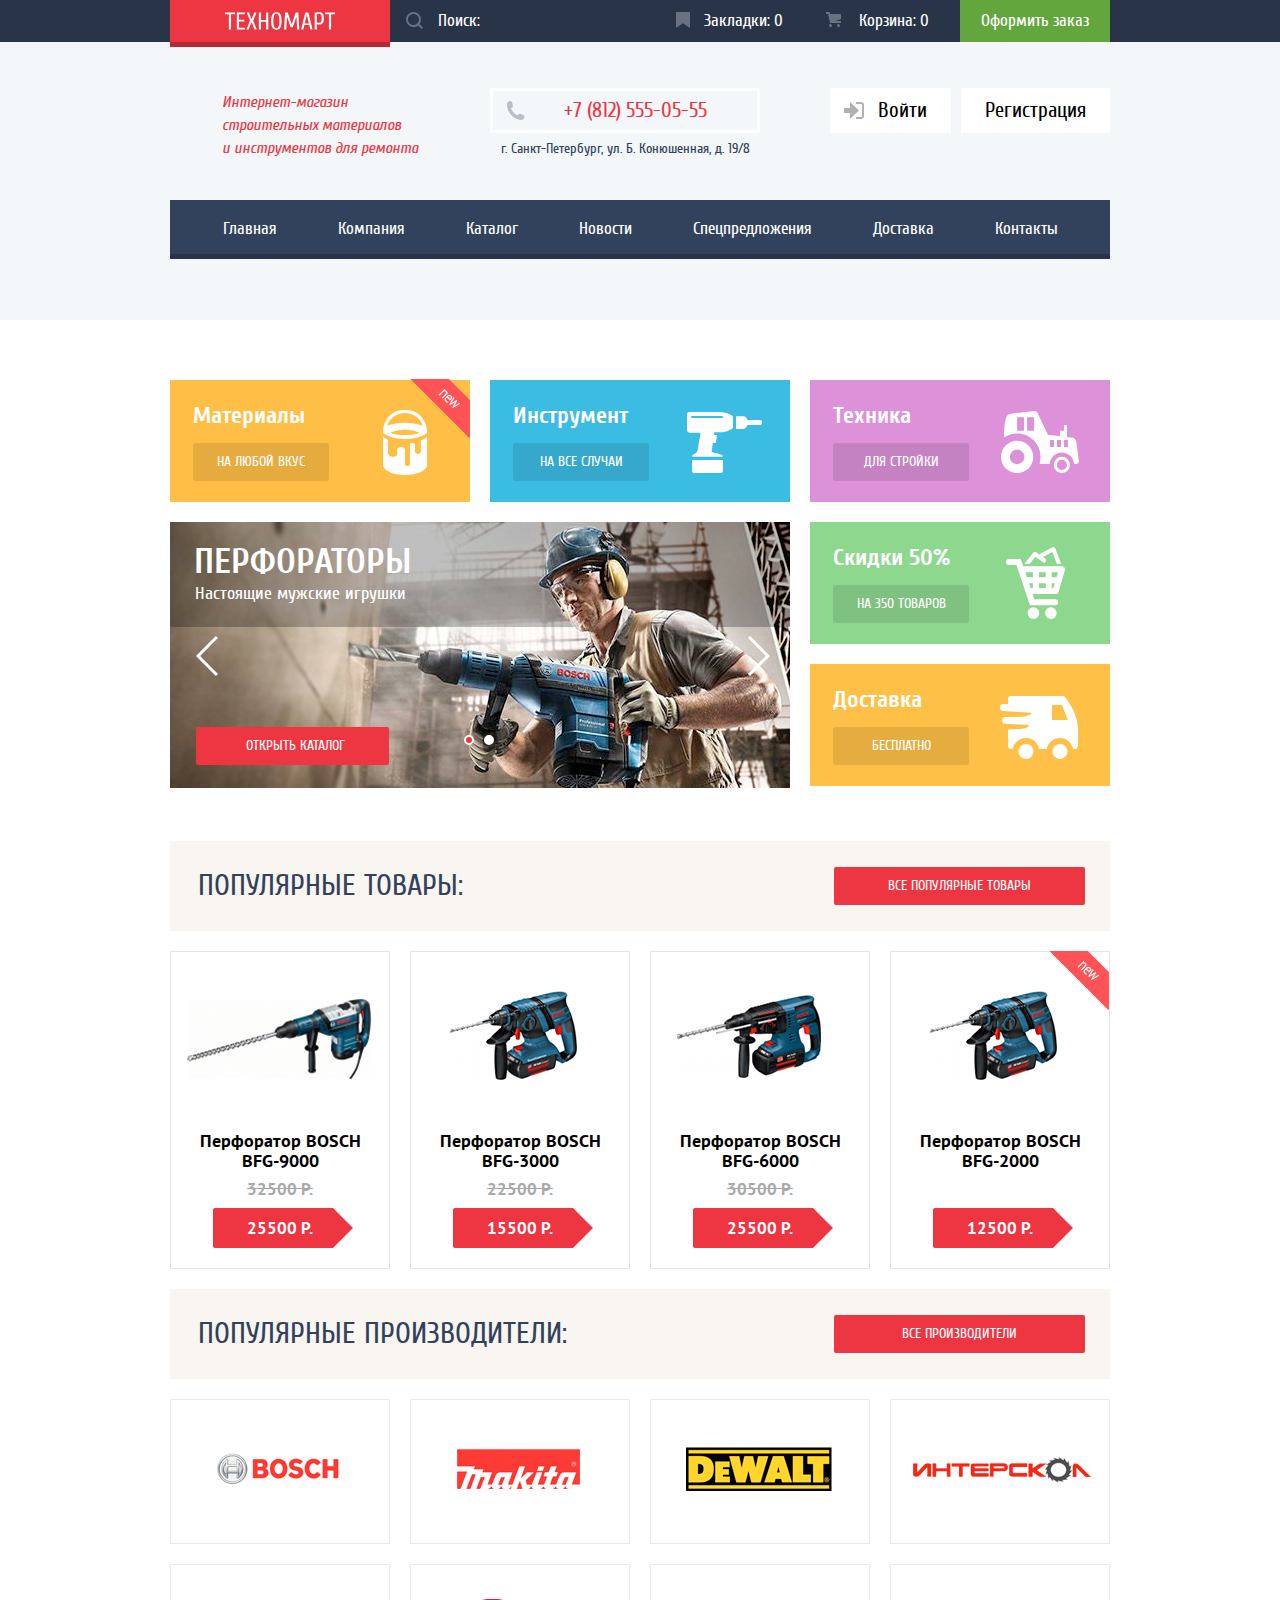
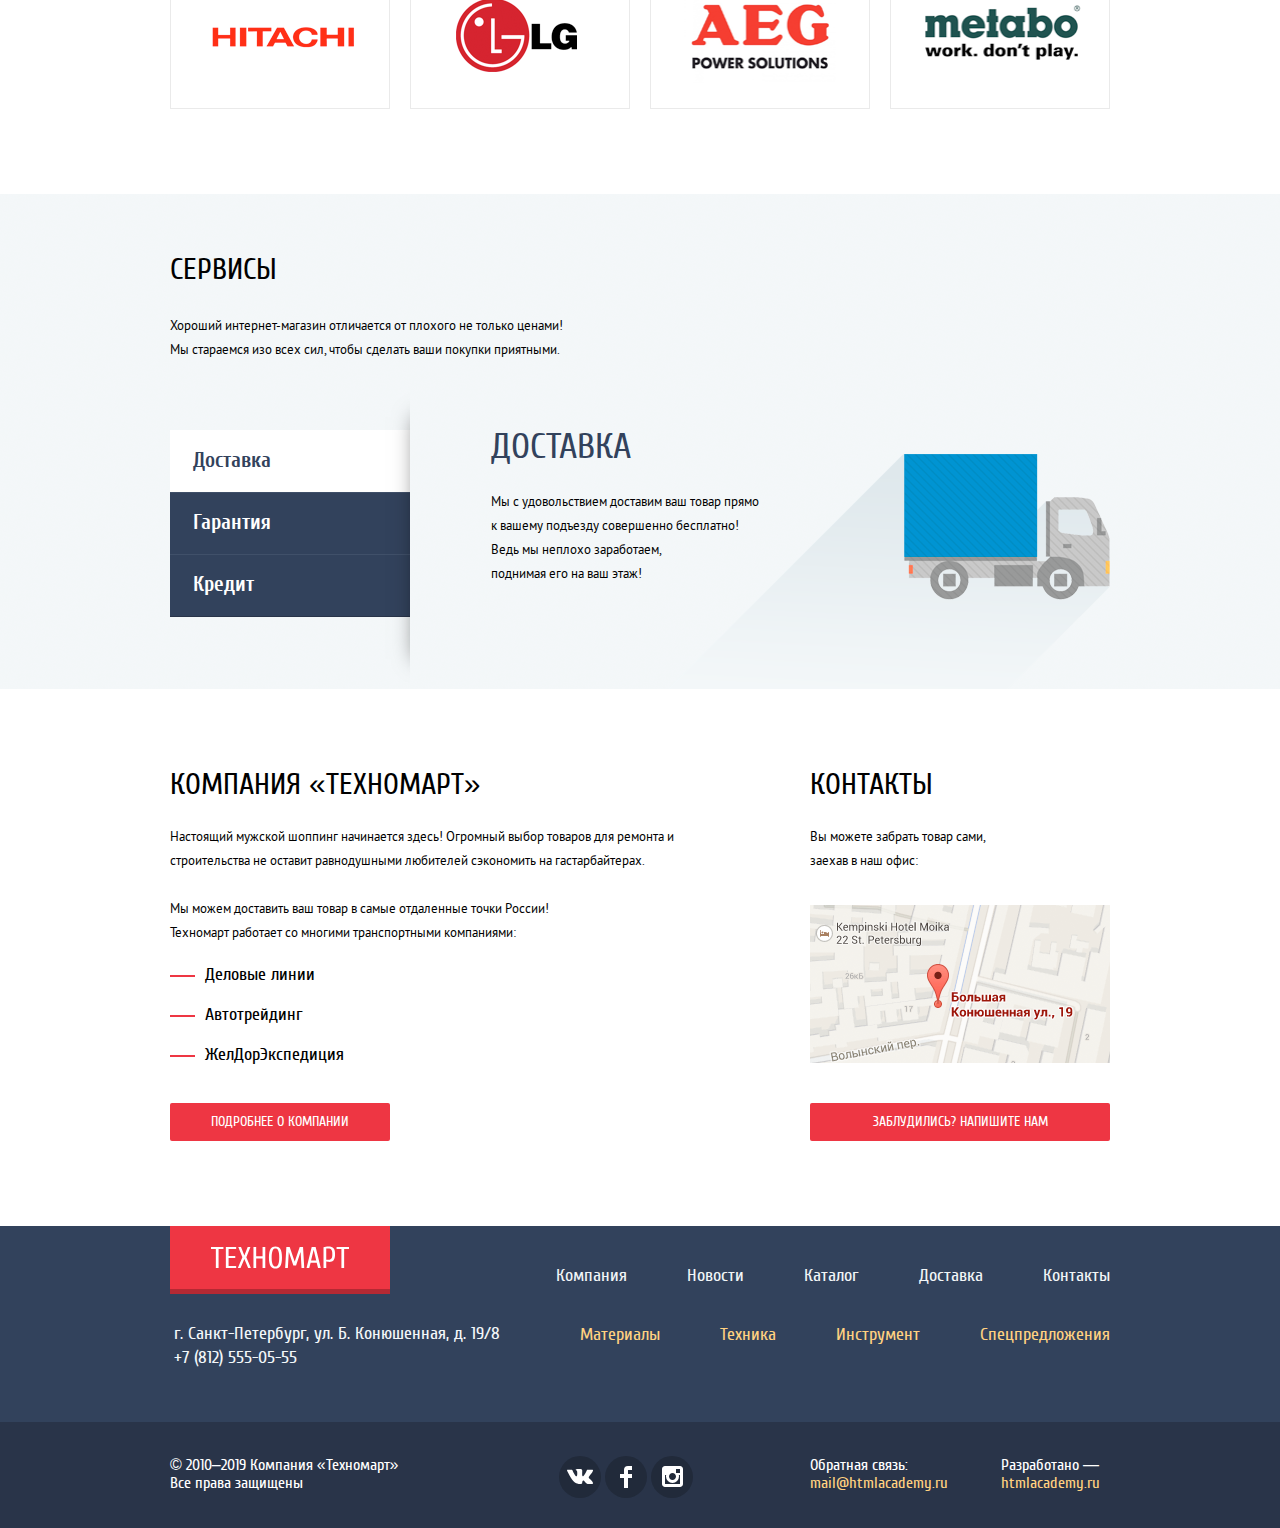
<file: index.html>
<!doctype html>
<html lang="ru">

<head>
  <meta charset="utf-8">
  <title>HTML Academy: Техномарт</title>
  <link rel="stylesheet" href="css/normalize.min.css">
  <link rel="stylesheet" href="css/style.min.css">
</head>

<body>
  <header class="header-box">
    <section class="logo-box">
      <div class="logo-container wrapper">
        <a class="logo-img">
          <img src="img/logo-technomart.svg" alt="Техномарт" width="110" height="20">
        </a>
        <form class="search-box" action="http://echo.htmlacademy.ru" method="post">
          <label for="search" class="visually-hidden">Поиск:</label>
          <input type="search" name="search" id="search" placeholder="Поиск:">
          <span class="search-loupe"></span>
        </form>
        <a href="#" class="btn-logo bookmarks">Закладки: 0</a>
        <a href="#" class="btn-logo cart">Корзина: 0</a>
        <a href="#" class="btn-logo order">Оформить заказ</a>
      </div>
    </section>

    <section class="contacts-login">
      <div class="contacts-container wrapper">
        <h1 class="title-header">Интернет-магазин строительных материалов и&nbsp;инструментов для ремонта</h1>
        <p>
          <a href="tel:+78125550555" class="phone">+7 (812) 555-05-55</a>
          г. Санкт-Петербург, ул. Б. Конюшенная, д. 19/8
        </p>
        <div class="login-box">
          <ul>
            <li><a href="#" class="btn-login login-icon">Войти</a></li>
            <li><a href="#" class="btn-login registration">Регистрация</a></li>
          </ul>
        </div>
      </div>
    </section>
    <div class="wrapper">
      <nav class="main-menu">
        <ul>
          <li><a>Главная</a></li>
          <li><a href="#">Компания</a></li>
          <li><a href="catalog.html">Каталог</a></li>
          <li><a href="#">Новости</a></li>
          <li><a href="#">Спецпредложения</a></li>
          <li><a href="#">Доставка</a></li>
          <li><a href="#">Контакты</a></li>
        </ul>
      </nav>
    </div>
  </header>
  <main>
    <section class="promo-block wrapper">
      <h2 class="visually-hidden">Промо блок</h2>
      <div class="promo-container">
        <div class="promo-item promo-materials item-new">
          <h3>Материалы</h3>
          <a href="#" class="btn-promo">На любой вкус</a>
        </div>
        <div class="promo-item promo-tool">
          <h3>Инструмент</h3>
          <a href="#" class="btn-promo">На все случаи</a>
        </div>
        <div class="promo-item promo-enginery">
          <h3>Техника</h3>
          <a href="#" class="btn-promo">Для стройки</a>
        </div>
      </div>
      <div class="promo-container">
        <div class="promo-slider">
          <input class="visually-hidden" type="radio" id="slide1" name="toggle" checked>
          <input class="visually-hidden" type="radio" id="slide2" name="toggle">
          <div class="slider-list">
            <div class="slider-item slide1">
              <img src="img/slider-perforator.jpg" alt="" width="620" height="266">
              <div class="title-slider">
                <h3>Перфораторы</h3>
                <p>Настоящие мужские игрушки</p>
              </div>
              <a href="catalog.html" class="button button-catalog">Открыть каталог</a>
            </div>
            <div class="slider-item slide2">
              <img src="img/slider-drill.jpg" alt="" width="620" height="266">
              <div class="title-slider">
                <h3>Дрели</h3>
                <p>Соседям на радость!</p>
              </div>
              <a href="catalog.html" class="button button-catalog">Открыть каталог</a>
            </div>
          </div>
          <div class="slider-controls">
            <label for="slide1" aria-label="Первый" tabindex="0"></label>
            <label for="slide2" aria-label="Второй" tabindex="0"></label>
          </div>
          <button class="btn-slider button-prev" aria-label="Назад"></button>
          <button class="btn-slider button-next" aria-label="Вперед"></button>
        </div>
        <div class="promo-item-right">
          <div class="promo-item promo-sale">
            <h3>Скидки 50%</h3>
            <a href="#" class="btn-promo">На 350 товаров</a>
          </div>
          <div class="promo-item promo-delivery">
            <h3>Доставка</h3>
            <a href="#" class="btn-promo">Бесплатно</a>
          </div>
        </div>
      </div>
    </section>

    <section class="popular-goods wrapper">
      <div class="title">
        <h2>Популярные товары:</h2>
        <a href="#" class="button">Все популярные товары</a>
      </div>
      <ul class="catalor-container">
        <li class="catalog-item">
          <div class="catalog-hover">
            <img src="img/bosch9000.jpg" width="218" height="170" alt="bosch">
            <div class="button-hover">
              <a href="#" class="btn-catalog btn-buy">Купить</a>
              <a href="#" class="btn-catalog btn-bookmarks">В закладки</a>
            </div>
          </div>
          <a href="#" class="catalog-title">Перфоратор BOSCH BFG-9000</a>
          <span class="price price-crossed">32500 P.</span>
          <span class="price-catalog">25500 P.</span>
        </li>
        <li class="catalog-item">
          <div class="catalog-hover">
            <img class="popular-img" src="img/bosch3000.jpg" width="218" height="170" alt="bosch">
            <div class="button-hover">
              <a href="#" class="btn-catalog btn-buy">Купить</a>
              <a href="#" class="btn-catalog btn-bookmarks">В закладки</a>
            </div>
          </div>
          <a href="#" class="catalog-title">Перфоратор BOSCH BFG-3000</a>
          <span class="price price-crossed">22500 P.</span>
          <span class="price-catalog">15500 P.</span>
        </li>
        <li class="catalog-item">
          <div class="catalog-hover">
            <img class="popular-img" src="img/bosch6000.jpg" width="218" height="170" alt="bosch">
            <div class="button-hover">
              <a href="#" class="btn-catalog btn-buy">Купить</a>
              <a href="#" class="btn-catalog btn-bookmarks">В закладки</a>
            </div>
          </div>
          <a href="#" class="catalog-title">Перфоратор BOSCH BFG-6000</a>
          <span class="price price-crossed">30500 P.</span>
          <span class="price-catalog">25500 P.</span>
        </li>
        <li class="catalog-item item-new">
          <div class="catalog-hover">
            <img class="popular-img" src="img/bosch2000.jpg" width="218" height="170" alt="bosch">
            <div class="button-hover">
              <a href="#" class="btn-catalog btn-buy">Купить</a>
              <a href="#" class="btn-catalog btn-bookmarks">В закладки</a>
            </div>
          </div>
          <a href="#" class="catalog-title">Перфоратор BOSCH BFG-2000</a>
          <span class="price price-crossed"></span>
          <span class="price-catalog">12500 P.</span>
        </li>
      </ul>
    </section>

    <section class="popular-fabricator wrapper">
      <div class="title">
        <h2>Популярные производители:</h2>
        <a href="#" class="button">Все производители</a>
      </div>
      <ul>
        <li class="fabricator-item">
          <a href="#" aria-label="bosch"><img src="img/bosch.png" alt="Bosch" width="151" height="96"></a>
        </li>
        <li class="fabricator-item">
          <a href="#" aria-label="makita"><img src="img/makita.png" alt="Makita" width="123" height="40"></a>
        </li>
        <li class="fabricator-item">
          <a href="#" aria-label="dewalt"><img src="img/dewalt.png" alt="DeWALT" width="146" height="44"></a>
        </li>
        <li class="fabricator-item">
          <a href="#" aria-label="interskol"><img src="img/interskol.png" alt="Интерскол" width="200" height="88"></a>
        </li>
        <li class="fabricator-item">
          <a href="#" aria-label="hitachi"><img src="img/hitachi.png" alt="Hitachi" width="169" height="31"></a>
        </li>
        <li class="fabricator-item">
          <a href="#" aria-label="lg"><img src="img/lg.png" alt="LG" width="121" height="73"></a>
        </li>
        <li class="fabricator-item">
          <a href="#" aria-label="aeg"><img src="img/aeg.png" alt="AEG" width="151" height="96"></a>
        </li>
        <li class="fabricator-item">
          <a href="#" aria-label="metabo"><img src="img/metabo.png" alt="Metabo" width="204" height="69"></a>
        </li>
      </ul>
    </section>

    <section class="service-box">
      <div class="wrapper">
        <h2>Сервисы</h2>
        <p>Хороший интернет-магазин отличается от плохого не только ценами! Мы стараемся изо всех сил, чтобы сделать ваши покупки приятными.</p>
        <div class="tabs-container">
          <ul class="tabs">
            <li class="active">
              <a class="active-link" href="#">Доставка</a>
            </li>
            <li>
              <a href="#">Гарантия</a>
            </li>
            <li>
              <a href="#">Кредит</a>
            </li>
          </ul>
          <div class="tabs-content">
            <div class="tabs-panel tabs-delivery active" data-index="0">
              <h4>Доставка</h4>
              <p>Мы с удовольствием доставим ваш товар прямо<br> к вашему подъезду совершенно бесплатно! Ведь мы неплохо заработаем,<br> поднимая его на ваш этаж!</p>
            </div>
            <div class="tabs-panel tabs-garant" data-index="1">
              <h4>Гарантия</h4>
              <p>Если купленный у нас товар поломается или заискрит,<br> а также в случае пожара, спровоцированного его возгаранием, вы всегда можете быть уверены в нашей гарантии. Мы обменяем сгоревший товар на новый.<br> Дом уж восстановите как-нибудь сами.</p>
            </div>
            <div class="tabs-panel tabs-credit" data-index="2">
              <h4>Кредит</h4>
              <p>Залезть в долговую яму стало проще!<br> Кредитные консультанты придут вам на помощь.</p>
              <a href="#" class="button btn-tabs">Оставить заявку</a>
            </div>
          </div>
        </div>
      </div>
    </section>

    <div class="delivery-map wrapper">
      <section class="delivery">
        <h2>Компания &laquo;Техномарт&raquo;</h2>
        <p>Настоящий мужской шоппинг начинается здесь! Огромный выбор товаров для ремонта и строительства не оставит равнодушными любителей сэкономить на гастарбайтерах.</p>
        <p>Мы можем доставить ваш товар в самые отдаленные точки России! </p>
        <p>Техномарт работает со многими транспортными компаниями:</p>
        <ul>
          <li>Деловые линии</li>
          <li>Автотрейдинг</li>
          <li>ЖелДорЭкспедиция</li>
        </ul>
        <a href="#" class="button">Подробнее о компании</a>
      </section>

      <section class="map-box">
        <h2>Контакты</h2>
        <p class="map-text">Вы можете забрать товар сами, заехав в наш офис:</p>
        <a href="map.html" class="btn-map" aria-label="Как добраться?"></a>
        <a href="feedback.html" class="button formback">Заблудились? Напишите нам</a>

        <div class="modal-map-box">
          <div class="modal-map">
            <button type="button" class="btn-close" aria-label="Закрыть"></button>
            <div class="modal-item">
              <iframe src="https://www.google.com/maps/embed?pb=!1m18!1m12!1m3!1d1998.6036253002796!2d30.320858715697586!3d59.938719169054686!2m3!1f0!2f0!3f0!3m2!1i1024!2i768!4f13.1!3m3!1m2!1s0x4696310fca145cc1%3A0x42b32648d8238007!2z0JHQvtC70YzRiNCw0Y8g0JrQvtC90Y7RiNC10L3QvdCw0Y8g0YPQuy4sIDE5LzgsINCh0LDQvdC60YIt0J_QtdGC0LXRgNCx0YPRgNCzLCAxOTExODY!5e0!3m2!1sru!2sru!4v1559885829942!5m2!1sru!2sru" width="940" height="446" style="border:0" allowfullscreen></iframe>
              <img src="img/map-big.png" width="940" height="446" alt="Как добраться?">
            </div>
          </div>
        </div>
        <div class="formback-box">
          <div class="modal-form">
            <button type="button" class="btn-close" aria-label="Закрыть"></button>
            <form action="http://echo.htmlacademy.ru" method="post">
              <div class="form-item">
                <p>
                  <label for="input-name">Ваше имя:</label>
                  <input id="input-name" type="text" name="name" placeholder="Имя Фамилия">
                </p>
                <p>
                  <label for="input-email">Ваш e-mail:</label>
                  <input id="input-email" type="email" name="email" placeholder="email@example.com">
                </p>
              </div>
              <div class="form-item-message">
                <label for="input-message">Текст письма:</label>
                <textarea id="input-message" name="message" placeholder="В свободной форме" rows="6"></textarea>
              </div>
              <div class="modal-bottom">
                <button class="button" type="submit" name="submit">Отправить</button>
              </div>
            </form>
          </div>
        </div>
      </section>
    </div>
  </main>
  <footer class="main-footer">
    <div class="logo-footer">
      <div class="wrapper">
        <div class="footer-box">
          <div class="footer-container">
            <a class="logo-img">
              <img src="img/logo-technomart.svg" alt="Техномарт" width="138" height="23">
            </a>
            <p>г. Санкт-Петербург, ул. Б. Конюшенная, д. 19/8 +7 (812) 555-05-55</p>
          </div>
          <div class="footer-container">
            <ul class="menu-footer-other">
              <li><a href="#">Компания</a></li>
              <li><a href="#">Новости</a></li>
              <li><a href="catalog.html">Каталог</a></li>
              <li><a href="#">Доставка</a></li>
              <li><a href="#">Контакты</a></li>
            </ul>
            <ul class="menu-footer">
              <li><a href="#">Материалы</a></li>
              <li><a href="#">Техника</a></li>
              <li><a href="#">Инструмент</a></li>
              <li><a href="#">Спецпредложения</a></li>
            </ul>
          </div>
        </div>
      </div>
    </div>

    <div class="copyright-box wrapper">
      <div class="copyright-item">
        © 2010–2019 Компания «Техномарт» Все права защищены
      </div>
      <div class="copyright-item socia-box">
        <ul class="socia">
          <li class="icon-socia"><a href=" #" class="icon-vk" aria-label="ВКонтакте"></a></li>
          <li class="icon-socia"><a href=" #" class="icon-fb" aria-label="Facebook"></a></li>
          <li class="icon-socia"><a href=" #" class="icon-inst" aria-label="Instagram"></a></li>
        </ul>
      </div>
      <div class="copyright-item">
        <p>Обратная связь: <a href="#">mail@htmlacademy.ru</a></p>
        <p>Разработано — <a href="https://htmlacademy.ru/intensive/htmlcss" target="_blank">htmlacademy.ru</a></p>
      </div>
    </div>
  </footer>

  <div class="modal-box-basket">
    <div class="modal-basket">
      <button type="button" class="btn-close" aria-label="Закрыть"></button>
      <p>Товар добавлен в корзину</p>
      <div class="modal-bottom">
        <a href="#" class="button btn-basket">Оформить заказ</a>
        <button type="button" class="button btn-continue">Продолжить покупки</button>
      </div>
    </div>
  </div>

  <script src="js/script.min.js"></script>
</body>

</html>
</file>
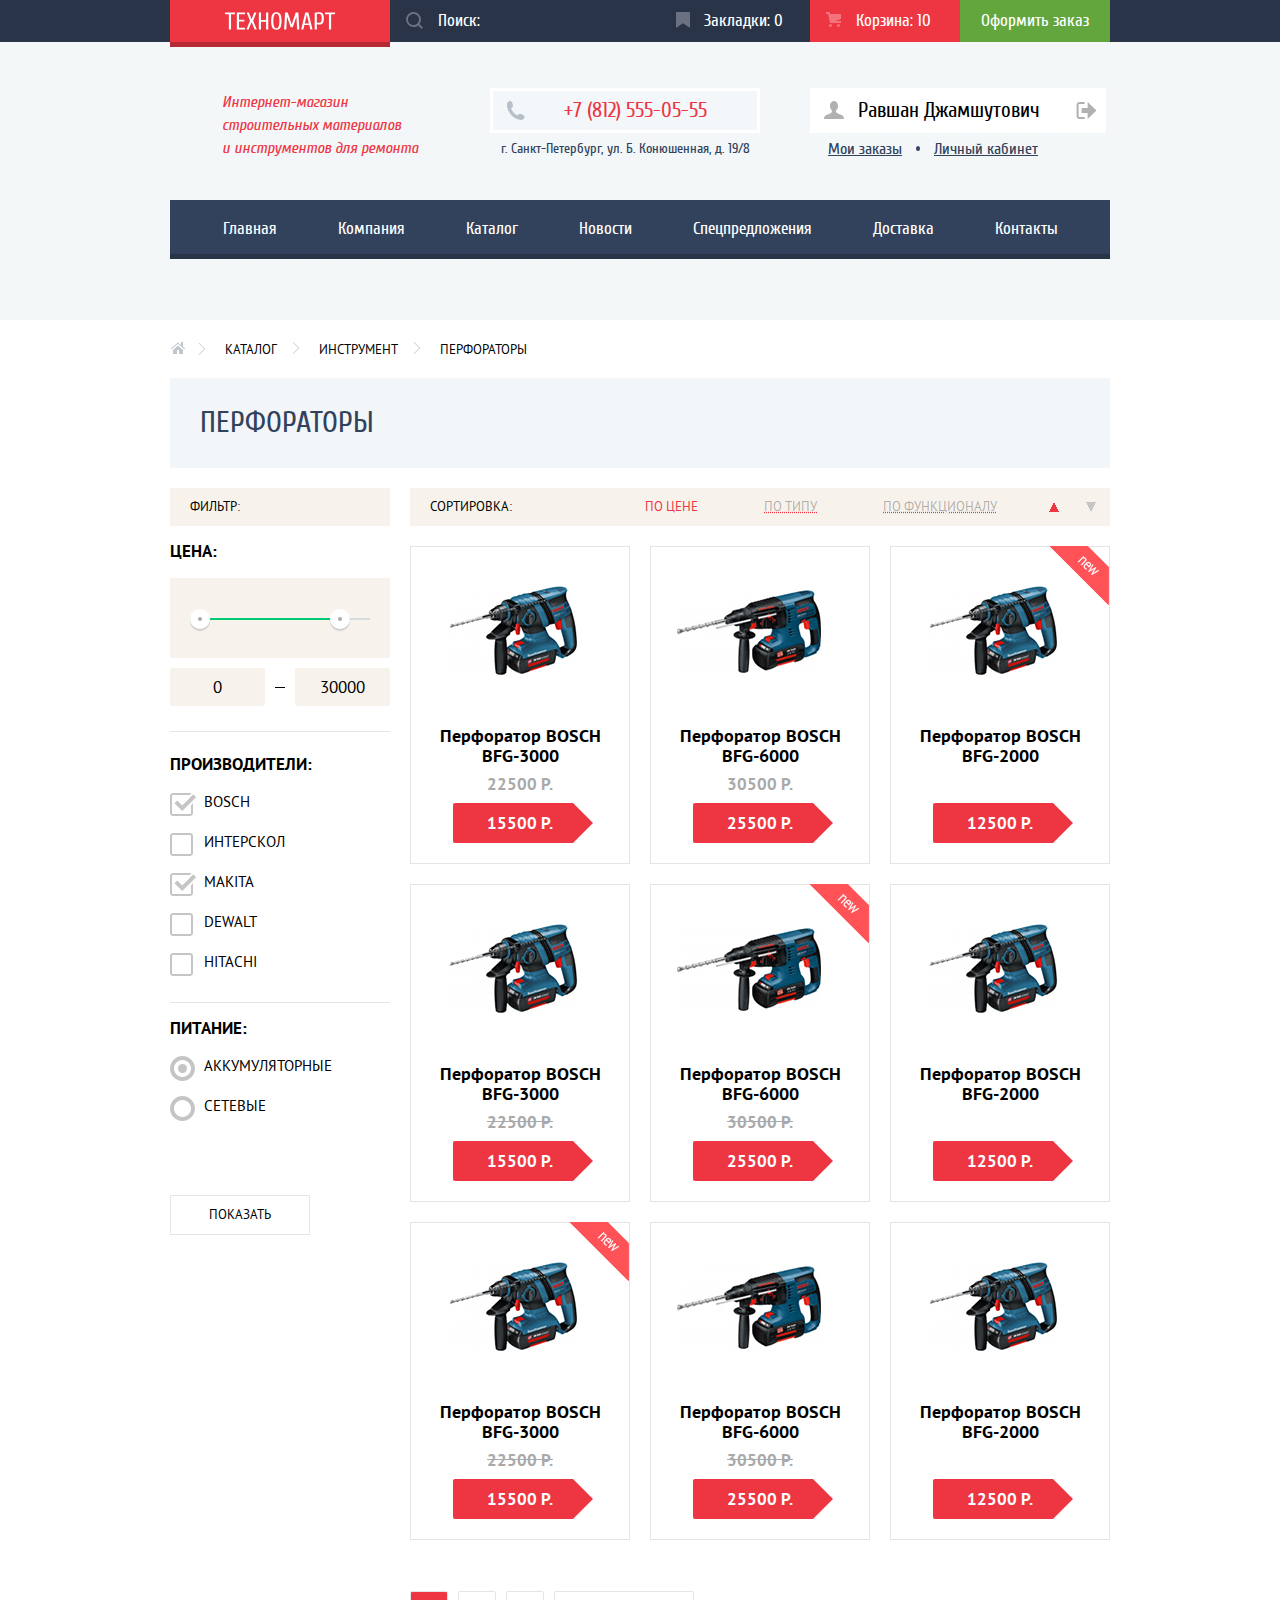
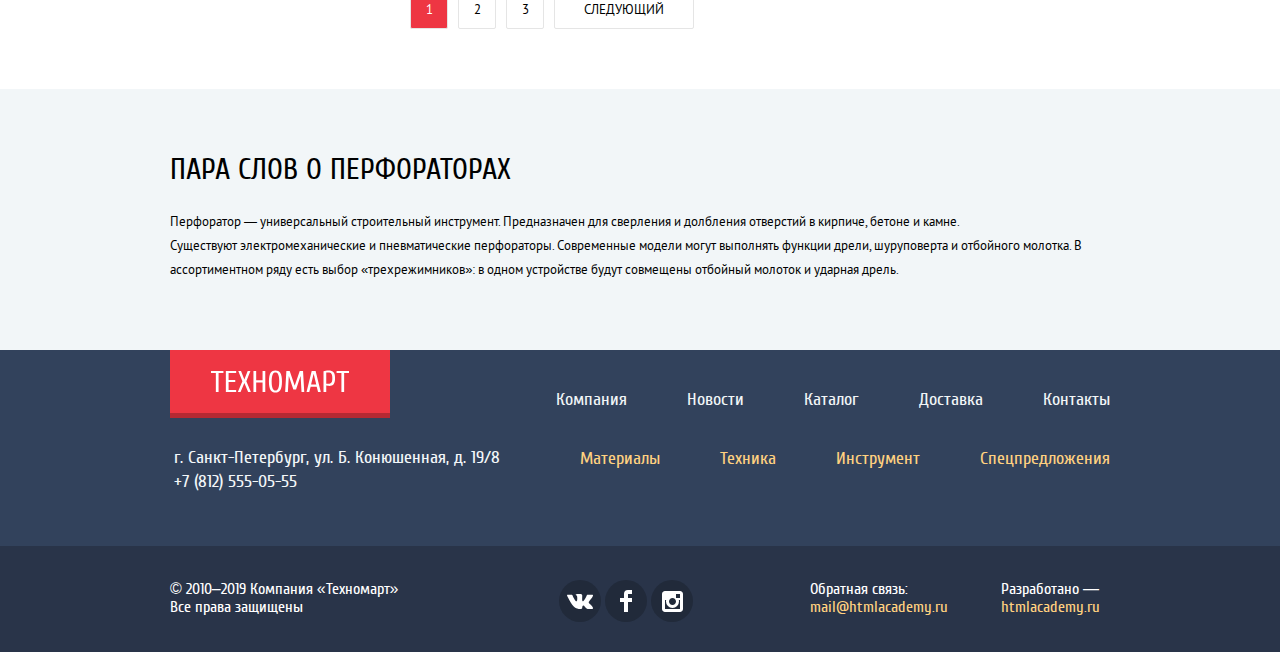
<file: catalog.html>
<!DOCTYPE html>
<html lang="ru">

<head>
  <meta charset="utf-8">
  <title>HTML Academy: Техномарт</title>
  <link rel="stylesheet" href="css/normalize.min.css">
  <link rel="stylesheet" href="css/style.min.css">
</head>

<body>
  <header class="header-box">
    <section class="logo-box">
      <div class="logo-container wrapper">
        <a class="logo-img" href="index.html" aria-label="Главная страница Интернет-магазина Техномарт">
          <img src="img/logo-technomart.svg" alt="Техномарт" width="110" height="20">
        </a>
        <form class="search-box" action="http://echo.htmlacademy.ru" method="post">
          <label for="search" class="visually-hidden">Поиск:</label>
          <input type="search" name="search" id="search" placeholder="Поиск:">
          <span class="search-loupe"></span>
        </form>
        <a href="#" class="btn-logo bookmarks">Закладки: 0</a>
        <a href="#" class="btn-logo cart cart-full">Корзина: 10</a>
        <a href="#" class="btn-logo order">Оформить заказ</a>
      </div>
    </section>

    <section class="contacts-login">
      <div class="contacts-container wrapper">
        <h2 class="title-header">Интернет-магазин строительных материалов и&nbsp;инструментов для ремонта</h2>
        <p>
          <a href="tel:+78125550555" class="phone">+7 (812) 555-05-55</a>
          г. Санкт-Петербург, ул. Б. Конюшенная, д. 19/8
        </p>
        <div class="login-box">
          <div class="user-box">
            <a href="#" class="btn-login btn-user">Равшан Джамшутович</a>
            <a href="#" class="user" aria-label="Выход"></a>
          </div>
          <ul class="login-breadcrumbs">
            <li><a href="#">Мои заказы</a></li>
            <li><span></span></li>
            <li><a href="#">Личный кабинет</a></li>
          </ul>
        </div>
      </div>
    </section>
    <div class="wrapper">
      <nav class="main-menu">
        <ul>
          <li><a href="index.html">Главная</a></li>
          <li><a href="#">Компания</a></li>
          <li><a>Каталог</a></li>
          <li><a href="#">Новости</a></li>
          <li><a href="#">Спецпредложения</a></li>
          <li><a href="#">Доставка</a></li>
          <li><a href="#">Контакты</a></li>
        </ul>
      </nav>
    </div>
  </header>

  <main>
    <section class="main-catalog wrapper">

      <ul class="breadcrumbs">
        <li><a href="index.html" class="home-page" aria-label="Главная"></a></li>
        <li><a href="#">Каталог</a></li>
        <li><a href="#">Инструмент</a></li>
        <li><a class="current-page">Перфораторы</a></li>
      </ul>

      <h1 class="title-catalog">Перфораторы</h1>
      <div class="sorting-catalog">
        <section class="filter">
          <form action="http://echo.htmlacademy.ru" method="post">
            <h3>Фильтр:</h3>
            <div class="filter-price">
              <h4>Цена:</h4>
              <div class="filter-range">
                <div class="range-controls">
                  <div class="scale">
                    <div class="bar"></div>
                  </div>
                  <div class="toggle toggle-min"></div>
                  <div class="toggle toggle-max"></div>
                </div>
                <div class="price-controls">
                  <label class="price-range min-price" aria-label="от">
                    <input name="min-price" type="text" value="0">
                  </label>
                  <span></span>
                  <label class="price-range max-price" aria-label="до">
                    <input name="max-price" type="text" value="30000">
                  </label>
                </div>
              </div>
            </div>
            <div class="filter-fabricator">
              <h4>Производители:</h4>
              <p class="filter-fabricator-checkbox">
                <input class="visually-hidden" type="checkbox" name="fabricator" id="bosch" checked>
                <label for="bosch">Bosch</label>
              </p>
              <p class="filter-fabricator-checkbox">
                <input class="visually-hidden" type="checkbox" name="fabricator" id="interskol">
                <label for="interskol">Интерскол</label>
              </p>
              <p class="filter-fabricator-checkbox">
                <input class="visually-hidden" type="checkbox" name="fabricator" id="makita" checked>
                <label for="makita">Makita</label>
              </p>
              <p class="filter-fabricator-checkbox">
                <input class="visually-hidden" type="checkbox" name="fabricator" id="dewalt">
                <label for="dewalt">Dewalt</label>
              </p>
              <p class="filter-fabricator-checkbox">
                <input class="visually-hidden" type="checkbox" name="fabricator" id="hitachi">
                <label for="hitachi">Hitachi</label>
              </p>
            </div>
            <div class="filter-power">
              <h4>Питание:</h4>
              <p class="filter-power-radio">
                <input class="visually-hidden" type="radio" name="power" id="battery" checked>
                <label for="battery">Аккумуляторные</label>
              </p>
              <p class="filter-power-radio">
                <input class="visually-hidden" type="radio" name="power" id="network">
                <label for="network">Сетевые</label>
              </p>
            </div>
            <button type="submit" class="filter-button">Показать</button>
          </form>
        </section>

        <section class="catalog">
          <div class="sorting">
            <h3>Сортировка:</h3>
            <div class="sorting-box">
              <a href="#" class="sorting-item sorting-activ sorting-price">По цене</a>
              <a href="#" class="sorting-item sorting-type">По типу</a>
              <a href="#" class="sorting-item sorting-function">По функционалу</a>
              <div class="sorting-up-down">
                <a href="#" class="sorting-up" aria-label="На увеличение"></a>
                <a href="#" class="sorting-down" aria-label="На уменьшение"></a>
              </div>
            </div>
          </div>
          <ul class="catalor-container">
            <li class="catalog-item">
              <div class="catalog-hover">
                <img src="img/bosch3000.jpg" width="218" height="170" alt="bosch">
                <div class="button-hover">
                  <a href="buy.html" class="btn-catalog btn-buy">Купить</a>
                  <a href="#" class="btn-catalog btn-bookmarks">В закладки</a>
                </div>
              </div>
              <a href="#" class="catalog-title">Перфоратор BOSCH BFG-3000</a>
              <span class="price">22500 P.</span>
              <span class="price-catalog">15500 P.</span>
            </li>
            <li class="catalog-item">
              <div class="catalog-hover">
                <img src="img/bosch6000.jpg" width="218" height="170" alt="bosch">
                <div class="button-hover">
                  <a href="buy.html" class="btn-catalog btn-buy">Купить</a>
                  <a href="#" class="btn-catalog btn-bookmarks">В закладки</a>
                </div>
              </div>
              <a href="#" class="catalog-title">Перфоратор BOSCH BFG-6000</a>
              <span class="price">30500 P.</span>
              <span class="price-catalog">25500 P.</span>
            </li>
            <li class="catalog-item item-new">
              <div class="catalog-hover">
                <img src="img/bosch2000.jpg" width="218" height="170" alt="bosch">
                <div class="button-hover">
                  <a href="buy.html" class="btn-catalog btn-buy">Купить</a>
                  <a href="#" class="btn-catalog btn-bookmarks">В закладки</a>
                </div>
              </div>
              <a href="#" class="catalog-title">Перфоратор BOSCH BFG-2000</a>
              <span class="price"></span>
              <span class="price-catalog">12500 P.</span>
            </li>
            <li class="catalog-item">
              <div class="catalog-hover">
                <img src="img/bosch3000.jpg" width="218" height="170" alt="bosch">
                <div class="button-hover">
                  <a href="buy.html" class="btn-catalog btn-buy">Купить</a>
                  <a href="#" class="btn-catalog btn-bookmarks">В закладки</a>
                </div>
              </div>
              <a href="#" class="catalog-title">Перфоратор BOSCH BFG-3000</a>
              <span class="price price-crossed">22500 P.</span>
              <span class="price-catalog">15500 P.</span>
            </li>
            <li class="catalog-item item-new">
              <div class="catalog-hover">
                <img src="img/bosch6000.jpg" width="218" height="170" alt="bosch">
                <div class="button-hover">
                  <a href="buy.html" class="btn-catalog btn-buy">Купить</a>
                  <a href="#" class="btn-catalog btn-bookmarks">В закладки</a>
                </div>
              </div>
              <a href="#" class="catalog-title">Перфоратор BOSCH BFG-6000</a>
              <span class="price price-crossed">30500 P.</span>
              <span class="price-catalog">25500 P.</span>
            </li>
            <li class="catalog-item">
              <div class="catalog-hover">
                <img src="img/bosch2000.jpg" width="218" height="170" alt="bosch">
                <div class="button-hover">
                  <a href="buy.html" class="btn-catalog btn-buy">Купить</a>
                  <a href="#" class="btn-catalog btn-bookmarks">В закладки</a>
                </div>
              </div>
              <a href="#" class="catalog-title">Перфоратор BOSCH BFG-2000</a>
              <span class="price"></span>
              <span class="price-catalog">12500 P.</span>
            </li>
            <li class="catalog-item item-new">
              <div class="catalog-hover">
                <img src="img/bosch3000.jpg" width="218" height="170" alt="bosch">
                <div class="button-hover">
                  <a href="buy.html" class="btn-catalog btn-buy">Купить</a>
                  <a href="#" class="btn-catalog btn-bookmarks">В закладки</a>
                </div>
              </div>
              <a href="#" class="catalog-title">Перфоратор BOSCH BFG-3000</a>
              <span class="price price-crossed">22500 P.</span>
              <span class="price-catalog">15500 P.</span>
            </li>
            <li class="catalog-item">
              <div class="catalog-hover">
                <img src="img/bosch6000.jpg" width="218" height="170" alt="bosch">
                <div class="button-hover">
                  <a href="buy.html" class="btn-catalog btn-buy">Купить</a>
                  <a href="#" class="btn-catalog btn-bookmarks">В закладки</a>
                </div>
              </div>
              <a href="#" class="catalog-title">Перфоратор BOSCH BFG-6000</a>
              <span class="price price-crossed">30500 P.</span>
              <span class="price-catalog">25500 P.</span>
            </li>
            <li class="catalog-item">
              <div class="catalog-hover">
                <img src="img/bosch2000.jpg" width="218" height="170" alt="bosch">
                <div class="button-hover">
                  <a href="buy.html" class="btn-catalog btn-buy">Купить</a>
                  <a href="#" class="btn-catalog btn-bookmarks">В закладки</a>
                </div>
              </div>
              <a href="#" class="catalog-title">Перфоратор BOSCH BFG-2000</a>
              <span class="price"></span>
              <span class="price-catalog">12500 P.</span>
            </li>
          </ul>
          <div class="pagination">
            <a class="current-pagination">1</a>
            <a href="#">2</a>
            <a href="#">3</a>
            <a href="#">Следующий</a>
          </div>
        </section>
      </div>
    </section>

    <section class="about-goods">
      <div class="wrapper">
        <h2>Пара слов о перфораторах</h2>
        <p>Перфоратор — универсальный строительный инструмент. Предназначен для сверления и долбления отверстий в кирпиче, бетоне и камне.<br>
          Существуют электромеханические и пневматические перфораторы. Современные модели могут выполнять функции дрели, шуруповерта и отбойного молотка. В ассортиментном ряду есть выбор «трехрежимников»: в одном устройстве будут совмещены отбойный молоток и ударная дрель.</p>
      </div>
    </section>
  </main>

  <footer class="main-footer">
    <div class="logo-footer">
      <div class="wrapper">
        <div class="footer-box">
          <div class="footer-container">
            <a class="logo-img" href="index.html" aria-label="Главная страница Интернет-магазина Техномарт">
              <img src="img/logo-technomart.svg" alt="Техномарт" width="138" height="23">
            </a>
            <p>г. Санкт-Петербург, ул. Б. Конюшенная, д. 19/8 +7 (812) 555-05-55</p>
          </div>
          <div class="footer-container">
            <ul class="menu-footer-other">
              <li><a href="#">Компания</a></li>
              <li><a href="#">Новости</a></li>
              <li><a>Каталог</a></li>
              <li><a href="#">Доставка</a></li>
              <li><a href="#">Контакты</a></li>
            </ul>
            <ul class="menu-footer">
              <li><a href="#">Материалы</a></li>
              <li><a href="#">Техника</a></li>
              <li><a href="#">Инструмент</a></li>
              <li><a href="#">Спецпредложения</a></li>
            </ul>
          </div>
        </div>
      </div>
    </div>

    <div class="copyright-box wrapper">
      <div class="copyright-item">
        © 2010–2019 Компания «Техномарт» Все права защищены
      </div>
      <div class="copyright-item socia-box">
        <ul class="socia">
          <li class="icon-socia"><a href=" #" class="icon-vk" aria-label="ВКонтакте"></a></li>
          <li class="icon-socia"><a href=" #" class="icon-fb" aria-label="Facebook"></a></li>
          <li class="icon-socia"><a href=" #" class="icon-inst" aria-label="Instagram"></a></li>
        </ul>
      </div>
      <div class="copyright-item">
        <p>Обратная связь: <a href="#">mail@htmlacademy.ru</a></p>
        <p>Разработано — <a href="https://htmlacademy.ru/intensive/htmlcss" target="_blank">htmlacademy.ru</a></p>
      </div>
    </div>
  </footer>

  <div class="modal-box-basket">
    <div class="modal-basket">
      <button type="button" class="btn-close" aria-label="Закрыть"></button>
      <p>Товар добавлен в корзину</p>
      <div class="modal-bottom">
        <a href="#" class="button btn-basket">Оформить заказ</a>
        <button type="button" class="button btn-continue">Продолжить покупки</button>
      </div>
    </div>
  </div>

  <script src="js/script.min.js"></script>
</body>

</html>
</file>
<file: css/style.min.css>
@font-face{font-family:cuprum;font-style:normal;font-weight:400;src:url(../fonts/cuprum.woff2) format("woff2"),url(../fonts/cuprum.woff) format("woff")}@font-face{font-family:cuprum;font-style:normal;font-weight:700;src:url(../fonts/cuprumbold.woff2) format("woff2"),url(../fonts/cuprumbold.woff) format("woff")}@font-face{font-family:cuprum;font-style:italic;font-weight:400;src:url(../fonts/cuprumitalic.woff2) format("woff2"),url(../fonts/cuprumitalic.woff) format("woff")}@font-face{font-family:cuprum;font-style:italic;font-weight:700;src:url(../fonts/cuprumbolditalic.woff2) format("woff2"),url(../fonts/cuprumbolditalic.woff) format("woff")}@font-face{font-family:ptsans;font-style:normal;font-weight:400;src:url(../fonts/ptsans.woff2) format("woff2"),url(../fonts/ptsans.woff) format("woff")}@font-face{font-family:ptsans;font-style:normal;font-weight:700;src:url(../fonts/ptsansbold.woff2) format("woff2"),url(../fonts/ptsansbold.woff) format("woff")}html{-webkit-box-sizing:border-box;box-sizing:border-box}body{min-width:960px;min-height:100vh;margin:0 auto;font-family:cuprum,Arial,sans-serif;font-style:normal;font-weight:400;font-size:13px;line-height:24px;color:#000;background-color:#fff}*,::after,::before{-webkit-box-sizing:inherit;box-sizing:inherit}img{max-width:100%;height:auto}a{text-decoration:none}.wrapper{width:960px;margin:0 auto;padding:0 10px}.visually-hidden{position:absolute;width:1px;height:1px;margin:-1px;padding:0;overflow:hidden;white-space:nowrap;border:0;clip:rect(0 0 0 0);-webkit-clip-path:inset(100%);clip-path:inset(100%)}.breadcrumbs,.catalog ul,.copyright-item ul,.delivery ul,.footer-container ul,.login-box ul,.main-menu ul,.popular-fabricator ul,.popular-goods ul,.slider-items,.tabs{margin:0;padding:0;list-style:none}.header-box{background:#f2f6f8 url(../img/bg-top.png);border-bottom:1px solid transparent}.logo-container{display:-webkit-box;display:-ms-flexbox;display:flex}.logo-box{display:block;width:100%;margin-bottom:46px;font-size:17px;line-height:18px;color:#fff;background-color:#293449}.logo-img{display:-webkit-box;display:-ms-flexbox;display:flex;width:220px;height:47px;margin-bottom:-5px;padding-bottom:5px;background-color:#ee3643;-webkit-box-shadow:0 -5px 0 rgba(0,0,0,.24) inset;box-shadow:0 -5px 0 rgba(0,0,0,.24) inset}.logo-img:focus,.logo-img:hover{background-color:#ca2c37}.logo-img:active{background-color:#ba2732}.logo-img img{width:110px;height:20px;margin:auto}.search-box{position:relative;margin:0}.search-box .search-loupe{position:absolute;top:12px;left:16px;z-index:10;width:17px;height:17px;background:url(../img/icon-search.svg) no-repeat;background-position:center;opacity:.3}.btn-logo:hover::before,.search-box:hover .search-loupe{opacity:1}.search-box input{width:270px;min-height:42px;padding-right:5px;padding-left:48px;color:#000;background:#293449;border:none}.search-box input:hover{background:#212a3a}.search-box input:active,.search-box input:active::-webkit-input-placeholder,.search-box input:focus,.search-box input:focus::-webkit-input-placeholder{color:#000;background:#fff}.search-box input:active,.search-box input:active:-ms-input-placeholder,.search-box input:focus,.search-box input:focus:-ms-input-placeholder{color:#000;background:#fff}.search-box input:active,.search-box input:active::-ms-input-placeholder,.search-box input:focus,.search-box input:focus::-ms-input-placeholder{color:#000;background:#fff}.search-box input:active,.search-box input:active::placeholder,.search-box input:focus,.search-box input:focus::placeholder{color:#000;background:#fff}input[type=search]:active~.search-loupe,input[type=search]:focus~.search-loupe{background:url(../img/icon-search-red.svg) no-repeat;opacity:1}.search-box input::-webkit-input-placeholder{font-family:cuprum,Arial,sans-serif;font-style:normal;font-weight:400;font-size:17px;line-height:18px;color:#fff}.search-box input:-ms-input-placeholder{font-family:cuprum,Arial,sans-serif;font-style:normal;font-weight:400;font-size:17px;line-height:18px;color:#fff}.search-box input::-ms-input-placeholder{font-family:cuprum,Arial,sans-serif;font-style:normal;font-weight:400;font-size:17px;line-height:18px;color:#fff}.search-box input::placeholder{font-family:cuprum,Arial,sans-serif;font-style:normal;font-weight:400;font-size:17px;line-height:18px;color:#fff}.btn-logo{position:relative;display:block;min-width:150px;padding-top:12px;padding-left:17px;font-family:cuprum,Arial,sans-serif;font-style:normal;font-weight:400;font-size:17px;line-height:18px;text-align:center;color:#fff;background:#293449}.btn-logo:focus,.btn-logo:hover{background:#212a3a}.btn-logo:active{opacity:.6}.btn-logo::before{content:"";position:absolute;top:12px;left:16px;z-index:10;display:block;width:20px;height:20px;background-position:center;opacity:.3}.bookmarks::before{background:url(../img/icon-bookmark.svg) no-repeat}.cart::before{background:url(../img/icon-cart.svg) no-repeat}.order{padding-left:0;background:#63a63e}.order:focus,.order:hover{background:#5fbb2d}.cart-full{background:#ee3643}.cart-full:focus,.cart-full:hover{background:#ba2732}.contacts-container{display:-webkit-box;display:-ms-flexbox;display:flex;margin-bottom:35px}.title-header{width:300px;margin:0;padding:3px 50px 0 52px;font-family:cuprum,Arial,sans-serif;font-style:italic;font-weight:400;font-size:16px;line-height:23px;color:#ee3643}.contacts-login p{width:270px;margin:0;margin-right:auto;margin-left:20px;font-size:14px;line-height:32px;text-align:center;color:#32425c}.phone{position:relative;display:-webkit-box;display:-ms-flexbox;display:flex;justify-content:center;align-items:center;width:270px;padding:9px;padding-left:30px;font-family:cuprum,Arial,sans-serif;font-style:normal;font-weight:400;font-size:21px;line-height:21px;color:#ee3643;background:#f3f7f9;border:3px solid #fff;-webkit-box-pack:center;-ms-flex-pack:center;-webkit-box-align:center;-ms-flex-align:center}.phone::before{content:"";position:absolute;top:9px;left:12px;z-index:10;display:block;width:20px;height:20px;background:url(../img/icon-phone.svg) no-repeat;background-position:center}.login-box{position:relative;width:300px}.login-box ul{display:-webkit-box;display:-ms-flexbox;display:flex;justify-content:flex-end;margin-left:auto;-webkit-box-pack:end;-ms-flex-pack:end}.login-box li{position:relative;margin-left:10px}.btn-login{display:block;min-width:121px;padding:12px 24px;font-family:cuprum,Arial,sans-serif;font-style:normal;font-weight:400;font-size:21px;line-height:21px;color:#000;background:#fff}.login-icon{padding-left:48px}.login-icon::before{content:"";position:absolute;top:12px;left:14px;z-index:10;display:block;width:20px;height:20px;background:url(../img/icon-login.svg) no-repeat;background-position:center;opacity:.3}.login-icon:hover::before{opacity:1}.btn-login:focus,.btn-login:hover{color:#ee3643}.btn-login:active{color:#000;opacity:.3}.login-breadcrumbs a{font-family:cuprum,Arial,sans-serif;font-weight:400;font-size:16px;line-height:18px;color:#32425c;text-decoration:underline}.login-breadcrumbs span{display:block;width:4px;height:5px;background:#32425c;border-radius:50%}.user-box .btn-login:focus,.user-box .btn-login:hover{color:#000}.login-breadcrumbs a:focus,.login-breadcrumbs a:hover{color:#ee3643}.login-breadcrumbs a:active{opacity:.3}.main-menu{margin-bottom:60px;color:#fff;background:#32425c;-webkit-box-shadow:inset 0 -5px 0 #293449;box-shadow:inset 0 -5px 0 #293449}.main-menu ul{display:-webkit-box;display:-ms-flexbox;display:flex;-ms-flex-wrap:wrap;flex-wrap:wrap;justify-content:center;-webkit-box-pack:center;-ms-flex-pack:center}.main-menu a{display:block;padding:20px 30px 22px 31px;font-family:cuprum,Arial,sans-serif;font-style:normal;font-weight:400;font-size:17px;line-height:17px;color:#fff}.main-menu a:focus,.main-menu a:hover{background:#293449}.main-menu a:active{opacity:.5}.promo-block{margin-top:60px;margin-bottom:35px}.promo-container{display:-webkit-box;display:-ms-flexbox;display:flex;justify-content:space-between;-webkit-box-pack:justify;-ms-flex-pack:justify}.promo-item{position:relative;display:block;width:300px;margin-bottom:20px;padding:21px 23px}.promo-item h3{margin:0;padding:0;padding-bottom:12px;font-family:cuprum,Arial,sans-serif;font-style:normal;font-weight:700;font-size:24px;line-height:30px;color:#fff}.promo-materials{background:#ffbf47}.promo-tool{background:#3bbce3}.promo-enginery{background:#dc91d8}.promo-sale{background:#8ed78f}.promo-delivery{background:#ffc047}.promo-item::after{content:"";position:absolute;bottom:27px;display:block;width:78px;height:72px}.promo-materials::after{right:43px;background:url(../img/icon-promo-materials.svg) no-repeat;background-position:bottom right}.promo-tool::after{right:28px;bottom:29px;background:url(../img/icon-promo-tool.svg) no-repeat;background-position:bottom right}.promo-enginery::after{right:31px;bottom:29px;background:url(../img/icon-promo-enginery.svg) no-repeat;background-position:bottom right}.promo-sale::after{right:45px;bottom:25px;background:url(../img/icon-promo-sale.svg) no-repeat;background-position:bottom right}.promo-delivery::after{right:32px;background:url(../img/icon-promo-delivery.svg) no-repeat;background-position:bottom right}.promo-item-right{display:-webkit-box;display:-ms-flexbox;display:flex;-ms-flex-direction:column;flex-direction:column;-webkit-box-orient:vertical;-webkit-box-direction:normal}.btn-promo{display:block;width:136px;font-family:cuprum,Arial,sans-serif;font-style:normal;font-weight:400;font-size:14px;line-height:38px;text-align:center;color:#fff;text-transform:uppercase;background:rgba(0,0,0,.1);border-radius:2px}.btn-promo:focus,.btn-promo:hover{background:rgba(0,0,0,.2)}.btn-promo:active{background:rgba(0,0,0,.3)}.promo-slider{position:relative;display:block;width:620px;height:266px}.slider-list{position:relative;display:block;width:620px;height:266px;overflow:hidden;font-family:cuprum,Arial,sans-serif;font-style:normal;font-weight:400;font-size:18px;line-height:24px}.slider-item{position:absolute;width:620px;height:266px}.slider-controls{position:absolute;bottom:29px;left:294px;z-index:20}.slider-controls label{position:relative;display:inline-block;width:10px;height:10px;margin-right:7px;vertical-align:top;background-color:#fff;border:2px solid #fff;border-radius:50%;cursor:pointer}.slider-controls label::after{content:" ";position:absolute;top:0;left:0;display:block;width:6px;height:6px;border-radius:50%}#slide1:checked~.slider-controls label:nth-of-type(1),#slide2:checked~.slider-controls label:nth-of-type(2),.slider-controls label:hover{background:#ee3643}.slider-item{position:absolute;z-index:0;width:620px;height:266px;opacity:0}#slide1:checked~.slider-list>.slide1,#slide2:checked~.slider-list>.slide2{z-index:1;opacity:1}.slider-list h3{position:absolute;top:22px;left:24px;z-index:1;margin:0;font-family:cuprum,Arial,sans-serif;font-style:normal;font-weight:700;font-size:36px;line-height:36px;color:#fff;text-transform:uppercase}.slider-list p{position:absolute;top:60px;left:25px;z-index:1;margin:0;color:#fff}.button{display:block;min-width:193px;min-height:36px;font-family:cuprum,Arial,sans-serif;font-style:normal;font-weight:400;font-size:14px;line-height:38px;text-align:center;color:#fff;text-transform:uppercase;background:#ee3643;border-radius:2px}.button-catalog{position:absolute;bottom:23px;left:26px;z-index:1;margin:0;padding-left:5px}.button:focus,.button:hover{background:#ca2c37}.button:active{background:#ba2732}.btn-slider{position:absolute;top:109px;z-index:20;display:block;width:30px;height:45px;border:none}.button-prev{left:18px;background:url(../img/icon-left.svg) no-repeat 100% 100%}.button-next{right:20px;background:url(../img/icon-right.svg) no-repeat 100% 100%}.title{position:relative}.title h2{width:100%;margin:0;margin-bottom:20px;padding:30px 28px;font-family:cuprum,Arial,sans-serif;font-style:normal;font-weight:400;font-size:30px;line-height:30px;color:#32425c;text-transform:uppercase;background:#f9f5f0}.title .button{position:absolute;top:26px;right:25px;width:251px}.item-new::before{content:"";position:absolute;top:-1px;right:0;z-index:20;width:60px;height:60px;overflow:hidden;background:url(../img/new.png) no-repeat 0 0}.catalor-container{display:-webkit-box;display:-ms-flexbox;display:flex;-ms-flex-wrap:wrap;flex-wrap:wrap;justify-content:space-between;-webkit-box-pack:justify;-ms-flex-pack:justify}.catalog-item{position:relative;display:block;width:220px;min-height:318px;margin-bottom:20px;text-align:center;border:1px solid #e5e5e5}.catalog-item:hover{-webkit-box-shadow:0 10px 25px rgba(41,52,73,.5);box-shadow:0 10px 25px rgba(41,52,73,.5)}.catalog-item img{display:block;width:218px;height:170px}.catalog-title{display:block;padding:9px 15px;font-family:ptsans,Arial,sans-serif;font-style:normal;font-weight:700;font-size:18px;line-height:20px;color:#000}.price{display:block;min-height:24px;font-family:ptsans,Arial,sans-serif;font-style:normal;font-weight:700;font-size:17px;line-height:18px;color:#a9a9a9;text-transform:uppercase}.price-crossed{display:block;min-height:24px;text-decoration:line-through}.price-catalog{position:relative;display:block;width:134px;margin:4px auto;padding:11px;font-family:ptsans,Arial,sans-serif;font-style:normal;font-weight:700;font-size:17px;line-height:18px;color:#fff;text-transform:uppercase;background:#ee3643;border-radius:2px}.price-catalog::after{content:"";position:absolute;top:0;right:-26px;width:0;height:0;border:20px solid #fff;border-left-color:#ee3643}.catalog-hover{display:block;width:218px;min-height:170px;text-align:center}.button-hover{display:none;padding-top:46px}.catalog-item:hover .button-hover{display:block}.catalog-item:hover img{display:none}.btn-catalog{display:block;width:135px;min-height:38px;margin:0 auto;font-family:cuprum,Arial,sans-serif;font-style:normal;font-weight:400;font-size:14px;line-height:32px;text-transform:uppercase;border-radius:2px}.btn-buy{margin-bottom:7px;color:#fff;background-color:#63a63e;-webkit-box-shadow:inset 0 -3px 0 #367315;box-shadow:inset 0 -3px 0 #367315}.btn-buy:focus,.btn-buy:hover{color:#fff;background:#5fbb2d}.btn-buy:active{color:#fff;background:#518534;-webkit-box-shadow:none;box-shadow:none}.btn-bookmarks{color:#32425c;border:3px solid #63a63e}.btn-bookmarks:focus,.btn-bookmarks:hover{border-color:#32425c}.btn-bookmarks:active{opacity:.3}.popular-fabricator ul{display:-webkit-box;display:-ms-flexbox;display:flex;-ms-flex-wrap:wrap;flex-wrap:wrap;justify-content:space-between;margin-bottom:65px;-webkit-box-pack:justify;-ms-flex-pack:justify}.fabricator-item{display:-webkit-box;display:-ms-flexbox;display:flex;width:220px;height:145px;margin-bottom:20px;border:1px solid #eaeaea}.fabricator-item a{width:200px;height:96px;margin:auto;line-height:0}.fabricator-item img{display:block;width:200px;height:96px}.fabricator-item:focus,.fabricator-item:hover{-webkit-box-shadow:0 10px 25px rgba(41,52,73,.5);box-shadow:0 10px 25px rgba(41,52,73,.5)}.fabricator-item:active{-webkit-box-shadow:0 4px 10px rgba(41,52,73,.5);box-shadow:0 4px 10px rgba(41,52,73,.5);opacity:.3}.service-box{margin-bottom:20px;padding-top:1px;font-family:ptsans,Arial,sans-serif;font-style:normal;font-weight:400;font-size:13px;line-height:24px;color:#000;background:#f2f6f8 url(../img/bg-top.png)}.service-box p{width:400px;margin-bottom:25px;padding-top:4px}.about-goods h2,.delivery-map h2,.service-box h2{margin-top:60px;font-family:cuprum,Arial,sans-serif;font-style:normal;font-weight:400;font-size:30px;line-height:30px;color:#000;text-transform:uppercase}.tabs-container{display:-webkit-box;display:-ms-flexbox;display:flex}.tabs{padding-top:43px;padding-bottom:45px}.tabs a{display:block;width:240px;padding:15px 23px 17px;font-family:cuprum,Arial,sans-serif;font-style:normal;font-weight:700;font-size:21px;line-height:30px;color:#fff;background-color:#32425c;-webkit-box-shadow:0 1px 0 #293449,inset 0 1px 0 #405069;box-shadow:0 1px 0 #293449,inset 0 1px 0 #405069}.tabs a:focus,.tabs a:hover{background-color:#293449;-webkit-box-shadow:0 1px 0 #293449,inset 0 1px 0 #405069;box-shadow:0 1px 0 #293449,inset 0 1px 0 #405069}.tabs a:active{color:#32425c;background-color:#fff;-webkit-box-shadow:0 1px 0 #fff,inset 0 1px 0 #fff;box-shadow:0 1px 0 #fff,inset 0 1px 0 #fff}.tabs a.active-link{color:#32425c;background:#fff;-webkit-box-shadow:0 1px 0 #fff;box-shadow:0 1px 0 #fff}.tabs-content{flex-grow:1;padding-top:42px;padding-left:81px;-webkit-box-shadow:-25px 0 20px -30px rgba(0,0,0,.5);box-shadow:-25px 0 20px -30px rgba(0,0,0,.5);-webkit-box-flex:1;-ms-flex-positive:1}.tabs-content h4{margin:0;padding:0;font-family:cuprum,Arial,sans-serif;font-style:normal;font-weight:400;font-size:36px;line-height:36px;color:#32425c;text-transform:uppercase}.tabs-content p{padding-top:12px;padding-right:25px}.tabs-delivery p{padding-right:123px}.tabs-delivery{background:url(../img/service-delivery.png) no-repeat right 25px}.tabs-garant{background:url(../img/service-garant.png) no-repeat right 25px}.tabs-credit{background:url(../img/service-credit.png) no-repeat right 25px}.btn-tabs{width:195px;background:#ff5357}.tabs-panel{display:none;min-height:260px}.tabs-panel.active{display:block}.delivery-map{display:-webkit-box;display:-ms-flexbox;display:flex;justify-content:space-between;padding-top:1px;padding-bottom:85px;font-family:ptsans,Arial,sans-serif;font-style:normal;font-weight:400;font-size:13px;line-height:24px;color:#000;-webkit-box-pack:justify;-ms-flex-pack:justify}.delivery{width:540px}.delivery li{position:relative;padding-top:20px;padding-left:35px;font-family:cuprum,Arial,sans-serif;font-style:normal;font-weight:400;font-size:18px;line-height:20px;color:#000}.delivery li::after{content:"";position:absolute;top:30px;left:0;width:25px;height:2px;background-color:#ee3643}.delivery ul{margin-bottom:38px}.delivery p:first-of-type{margin-bottom:24px}.delivery p{margin-top:0;margin-bottom:0}.delivery .button{width:220px}.map-box{width:300px}.map-box .map-text{padding-right:85px}.map-box .button{width:100%}.btn-map{display:block;width:300px;height:158px;margin-top:32px;margin-bottom:40px;background:#f2f6f8 url(../img/map.png) no-repeat 100% 100%}.formback-box,.modal-box-basket,.modal-map-box{position:fixed;top:0;right:0;bottom:0;left:0;z-index:100;display:none;background:rgba(0,0,0,.2)}@-webkit-keyframes bounce{0%{-webkit-transform:translateX(-2000px);transform:translateX(-2000px)}70%{-webkit-transform:translateX(30px);transform:translateX(30px)}90%{-webkit-transform:translateX(-10px);transform:translateX(-10px)}100%{-webkit-transform:translateX(0);transform:translateX(0)}}@keyframes bounce{0%{-webkit-transform:translateX(-2000px);transform:translateX(-2000px)}70%{-webkit-transform:translateX(30px);transform:translateX(30px)}90%{-webkit-transform:translateX(-10px);transform:translateX(-10px)}100%{-webkit-transform:translateX(0);transform:translateX(0)}}@-webkit-keyframes shake{0%,100%{-webkit-transform:translateX(0);transform:translateX(0)}10%,30%,50%,70%,90%{-webkit-transform:translateX(-10px);transform:translateX(-10px)}20%,40%,60%,80%{-webkit-transform:translateX(10px);transform:translateX(10px)}}@keyframes shake{0%,100%{-webkit-transform:translateX(0);transform:translateX(0)}10%,30%,50%,70%,90%{-webkit-transform:translateX(-10px);transform:translateX(-10px)}20%,40%,60%,80%{-webkit-transform:translateX(10px);transform:translateX(10px)}}.modal-show{display:block}.modal-show .modal-form{-webkit-animation:bounce .6s;animation:bounce .6s}.modal-error .modal-form{-webkit-animation:shake .6s;animation:shake .6s}.modal-map{position:absolute;top:50%;left:50%;width:940px;height:446px;margin:auto;margin-right:-50%;background:#565656;-webkit-box-shadow:0 0 15px 1px rgba(47,42,43,.5);box-shadow:0 0 15px 1px rgba(47,42,43,.5);-webkit-transform:translate(-50%,-50%);transform:translate(-50%,-50%)}.modal-map img{position:absolute;top:0;right:0;bottom:0;left:0;z-index:1;width:940px;height:446px}.modal-map iframe{position:absolute;top:0;right:0;bottom:0;left:0;z-index:5;width:940px;height:446px}.btn-close{position:absolute;top:10px;right:10px;z-index:10;width:21px;height:21px;background:0 0;border:none}.btn-close::after,.btn-close::before{content:"";position:absolute;top:0;width:5px;height:22px;background:#ee3643}.btn-close::before{-webkit-transform:rotate(45deg);transform:rotate(45deg)}.btn-close::after{-webkit-transform:rotate(-45deg);transform:rotate(-45deg)}.modal-form{position:relative;top:15%;display:block;width:620px;margin:auto;font-family:cuprum,Arial,sans-serif;font-style:normal;font-weight:400;font-size:18px;line-height:18px;color:#000;background:#fff;border-top:7px solid #ff5357;-webkit-box-shadow:0 20px 40px rgba(0,0,0,.75);box-shadow:0 20px 40px rgba(0,0,0,.75)}.form-item{display:-webkit-box;display:-ms-flexbox;display:flex;justify-content:space-between;margin:40px 80px 0 80px;margin-top:40px;-webkit-box-pack:justify;-ms-flex-pack:justify}.form-item p{width:220px}.form-item input,.form-item-message textarea{width:100%;margin-top:10px;padding:12px;font-family:ptsans,Arial,sans-serif;font-style:normal;font-weight:400;font-size:13px;line-height:18px;color:#a9a9a9;background-color:#fff;border:2px solid #dee3e4;border-radius:2px}.form-item-message textarea{resize:none}.form-item-message{margin:0 80px 40px 80px}.modal-bottom{width:100%;padding:40px 80px;background:#f4f4f4}.modal-bottom button{border:none}.modal-basket{position:absolute;top:50%;left:50%;display:-webkit-box;display:-ms-flexbox;display:flex;-ms-flex-direction:column;flex-direction:column;align-items:center;width:620px;min-height:282px;margin:auto;margin-right:-50%;background:#fff;-webkit-transform:translate(-50%,-50%);transform:translate(-50%,-50%);-webkit-box-orient:vertical;-webkit-box-direction:normal;-webkit-box-align:center;-ms-flex-align:center}.modal-basket p{position:relative;margin:65px auto;padding-left:88px}.modal-basket p::before{content:"";position:absolute;top:-16px;left:0;width:66px;height:66px;background:url(../img/icon-mark.svg) no-repeat;background-position:center}.modal-basket .modal-bottom{display:-webkit-box;display:-ms-flexbox;display:flex;-ms-flex-direction:row;flex-direction:row;-webkit-box-orient:horizontal;-webkit-box-direction:normal}.modal-basket .button{width:220px}.modal-basket .btn-basket{margin-right:20px}.main-footer{font-family:cuprum,Arial,sans-serif;font-style:normal;font-weight:400;font-size:16px;line-height:18px;color:#fff;background:#293449}.logo-footer{font-family:cuprum,Arial,sans-serif;font-style:normal;font-weight:400;font-size:18px;line-height:24px;color:#f3f7f9;background:#32425c}.footer-box{display:-webkit-box;display:-ms-flexbox;display:flex;justify-content:space-between;-webkit-box-pack:justify;-ms-flex-pack:justify}.footer-container{display:-webkit-box;display:-ms-flexbox;display:flex;-ms-flex-direction:column;flex-direction:column;-webkit-box-orient:vertical;-webkit-box-direction:normal}.footer-container ul{display:-webkit-box;display:-ms-flexbox;display:flex;justify-content:flex-end;margin-top:38px;-webkit-box-pack:end;-ms-flex-pack:end}.logo-footer .logo-img{width:220px;height:68px}.logo-footer img{width:138px;height:23px}.logo-footer p{width:330px;margin-top:33px;margin-left:4px}.logo-footer a{font-family:cuprum,Arial,sans-serif;font-style:normal;font-weight:400;font-size:18px;line-height:24px;color:#f1f5f7}.footer-container .menu-footer{margin-top:35px;margin-bottom:75px}.menu-footer li,.menu-footer-other li{margin-right:30px;margin-left:30px}.menu-footer li:first-child,.menu-footer-other li:first-child{margin-right:30px;margin-left:0}.menu-footer li:last-child,.menu-footer-other li:last-child{margin-right:0;margin-left:30px}.menu-footer a{color:#ffd180}.logo-footer a:hover{text-decoration:underline}.logo-footer a:active,.logo-footer a:focus{text-decoration:none;opacity:.5}.copyright-box{display:-webkit-box;display:-ms-flexbox;display:flex;justify-content:flex-start;padding-top:34px;padding-bottom:30px;-webkit-box-pack:start;-ms-flex-pack:start}.copyright-item{display:-webkit-box;display:-ms-flexbox;display:flex;-ms-flex-direction:row;flex-direction:row;width:250px;-webkit-box-orient:horizontal;-webkit-box-direction:normal}.copyright-item .socia{display:-webkit-box;display:-ms-flexbox;display:flex}.socia-box{width:150px;margin-left:137px}.icon-socia{display:block;width:42px;height:42px;margin:0 2px;background-color:#212a3a;border-radius:50%}.icon-socia:focus,.icon-socia:hover{background:#ee3643}.icon-socia a{display:block;width:42px;height:42px;border-radius:50%}.icon-vk{background:url(../img/icon-vk.svg) no-repeat;background-position:center}.icon-fb{background:url(../img/icon-fb.svg) no-repeat;background-position:center}.icon-inst{background:url(../img/icon-insta.svg) no-repeat;background-position:center}.copyright-item a{color:#ffd180}.copyright-item a:hover{text-decoration:underline}.copyright-item a:active,.copyright-item a:focus{color:#ee3643;text-decoration:none}.copyright-item:last-child{width:300px;margin-left:auto}.copyright-item p{margin:0;padding-left:0}.copyright-item p+p{margin-left:53px}.user-box{position:relative;display:-webkit-box;display:-ms-flexbox;display:flex;-ms-flex-wrap:nowrap;flex-wrap:nowrap}.btn-user{min-height:45px;padding-right:21px;padding-left:48px}.user{position:relative;width:45px;height:45px;background-color:#fff;background-position:center}.user::after{content:"";position:absolute;top:12px;right:10px;z-index:10;display:block;width:20px;height:20px;background:url(../img/icon-login-out.svg) no-repeat;background-position:center;opacity:.3}.btn-user::after{content:"";position:absolute;top:12px;left:14px;z-index:10;display:block;width:20px;height:20px;background:url(../img/icon-user.svg) no-repeat;background-position:center;opacity:.3}.btn-user:hover::after,.user:hover::after{opacity:1}.btn-user:active::after,.btn-user:focus::after,.user:active,.user:active::after,.user:focus,.user:focus::after{opacity:.3}.login-box .login-breadcrumbs{display:-webkit-box;display:-ms-flexbox;display:flex;justify-content:flex-start;margin-top:5px;margin-left:18px;-webkit-box-pack:start;-ms-flex-pack:start}.login-breadcrumbs li{margin:0;margin-right:14px}.login-breadcrumbs span{margin-top:8px}.breadcrumbs{display:-webkit-box;display:-ms-flexbox;display:flex;margin-top:18px;margin-bottom:16px}.breadcrumbs a{position:relative;margin:0;padding-right:14px;padding-left:28px;font-family:ptsans,Arial,sans-serif;font-style:normal;font-weight:400;font-size:13px;line-height:18px;color:#000;text-transform:uppercase}a.home-page{display:block;width:14px;height:12px;margin:0;margin-top:4px;padding:0;padding-right:27px;background:url(../img/icon-home.svg) no-repeat}.breadcrumbs a::after{content:"";position:absolute;top:1px;right:-7px;z-index:1;display:block;width:12px;height:12px;background-color:#fff;border-radius:50px 0 0 0;-webkit-box-shadow:1px 1px 0 0 #c5c9d1;box-shadow:1px 1px 0 0 #c5c9d1;-webkit-transform:rotate(-45deg) scale(.73);transform:rotate(-45deg) scale(.73);-webkit-transition:background-color .1s;transition:background-color .1s}.breadcrumbs a.current-page::after{display:none}.main-catalog{margin-bottom:60px}.title-catalog{width:100%;margin:10px 0 20px;padding:30px;font-family:cuprum,Arial,sans-serif;font-style:normal;font-weight:400;font-size:30px;line-height:30px;color:#32425c;text-transform:uppercase;background:#f2f6f8}.sorting-catalog{display:-webkit-box;display:-ms-flexbox;display:flex;justify-content:space-around;-ms-flex-pack:distribute}.catalog{width:700px;margin-left:20px}.filter{width:220px}.filter h3,.sorting h3{margin:0;padding:10px 20px 10px;font-family:ptsans,Arial,sans-serif;font-style:normal;font-weight:400;font-size:13px;line-height:18px;color:#000;text-transform:uppercase;background:#f7f3ec;border-radius:2px}.filter h4{margin:0;font-family:ptsans,Arial,sans-serif;font-style:normal;font-weight:700;font-size:17px;line-height:30px;color:#000;text-transform:uppercase}.filter-price h4{padding-top:10px}.filter-range{display:-webkit-box;display:-ms-flexbox;display:flex;-ms-flex-direction:column;flex-direction:column;width:220px;min-height:130px;margin-top:12px;-webkit-box-orient:vertical;-webkit-box-direction:normal}.range-controls{position:relative;width:100%;height:80px;margin-bottom:10px;padding-top:40px;padding-right:20px;padding-left:20px;background:#f7f3ec;border-radius:2px}.range-controls .scale{height:2px;background:#d7dcde}.range-controls .bar{width:160px;height:2px;background:#00ca74}.range-controls .toggle{position:absolute;top:31px;left:0;width:20px;height:20px;padding:0;background:#ababab;border:8px solid #fff;border-radius:50%;-webkit-box-shadow:0 2px 1px 0 #cfcfcf;box-shadow:0 2px 1px 0 #cfcfcf;cursor:pointer}.range-controls .toggle-min{left:20px}.range-controls .toggle-max{left:160px}.price-controls{display:-webkit-box;display:-ms-flexbox;display:flex;justify-content:space-between;align-items:center;margin-bottom:25px;-webkit-box-pack:justify;-ms-flex-pack:justify;-webkit-box-align:center;-ms-flex-align:center}.price-controls input{width:95px;height:38px;font-family:ptsans,Arial,sans-serif;font-style:normal;font-weight:400;font-size:17px;line-height:18px;text-align:center;background:#f7f3ec;border:none;border-radius:2px}.price-controls span{display:block;width:10px;height:1px;background:#000}.filter-fabricator,.filter-power{font-family:ptsans,Arial,sans-serif;font-style:normal;font-weight:400;font-size:15px;line-height:19px;color:#000;text-transform:uppercase}.filter-fabricator{padding-bottom:10px;border-top:1px solid #e5e5e5;border-bottom:1px solid #e5e5e5}.filter-fabricator h4{padding-top:17px}.filter-fabricator-checkbox{position:relative;margin-top:13px;margin-bottom:21px}.filter-fabricator-checkbox label{position:relative;padding-left:34px;cursor:default}.filter-fabricator-checkbox label:before{content:"";position:absolute;top:0;left:0;display:block;width:30px;height:25px;background:url(../img/checkbox-off.svg) no-repeat left center}.filter-fabricator-checkbox label:hover:before{background:url(../img/checkbox-off-hover.svg) no-repeat left center}.filter-fabricator-checkbox input:disabled+label{opacity:.3}.filter-fabricator-checkbox input:checked+label:before{background:url(../img/checkbox-on.svg) no-repeat left center}.filter-fabricator-checkbox input:checked+label:hover:before{background:url(../img/checkbox-on-hover.svg) no-repeat left center}.filter-power{margin-bottom:80px}.filter-power h4{margin-top:10px}.filter-power-radio{position:relative;margin-top:13px;margin-bottom:21px}.filter-power-radio label{position:relative;padding-left:34px;cursor:default}.filter-power-radio label:before{content:"";position:absolute;top:0;left:0;display:block;width:30px;height:25px;background:url(../img/radio-off.svg) no-repeat left center}.filter-power-radio label:hover:before{background:url(../img/radio-off-hover.svg) no-repeat left center}.filter-power-radio input:disabled+label{opacity:.3}.filter-power-radio input:checked+label:before{background:url(../img/radio-on.svg) no-repeat left center}.filter-power-radio input:checked+label:hover:before{background:url(../img/radio-on.svg) no-repeat left center}input:focus~label{text-decoration:underline;-webkit-text-decoration-color:#09f;text-decoration-color:#09f}.filter-button{width:140px;padding:10px;font-family:ptsans,Arial,sans-serif;font-style:normal;font-weight:400;font-size:13px;line-height:18px;color:#000;text-transform:uppercase;background:#fff;border:1px solid #e5e5e5}.sorting{display:-webkit-box;display:-ms-flexbox;display:flex;justify-content:space-between;margin-bottom:20px;background:#f7f3ec;border-radius:2px;-webkit-box-pack:justify;-ms-flex-pack:justify}.sorting-box{display:-webkit-box;display:-ms-flexbox;display:flex;-ms-flex-wrap:wrap;flex-wrap:wrap;width:493px}.sorting-item{margin:auto;padding-right:10px;font-family:ptsans,Arial,sans-serif;font-style:normal;font-weight:400;font-size:13px;line-height:36px;color:rgba(0,0,0,.3);text-transform:uppercase;text-decoration:underline;white-space:nowrap;-webkit-text-decoration-color:#ee3643;text-decoration-color:#ee3643;-webkit-text-decoration-style:dotted;text-decoration-style:dotted}.sorting-item:focus,.sorting-item:hover{color:#000;-webkit-text-decoration-style:solid;text-decoration-style:solid}.sorting-activ,.sorting-item:active{color:#ee3643;text-decoration:none}.sorting-up-down{position:relative;display:-webkit-box;display:-ms-flexbox;display:flex;justify-content:space-around;align-items:center;width:75px;-ms-flex-pack:distribute;-webkit-box-align:center;-ms-flex-align:center}.sorting-up-down .sorting-up{display:block;width:10px;height:11px;background:-webkit-gradient(linear,left top,right bottom,color-stop(50%,transparent),color-stop(50%,#ee3643)) left/50% 100% no-repeat,-webkit-gradient(linear,right top,left bottom,color-stop(50%,transparent),color-stop(50%,#ee3643)) right/50% 100% no-repeat;background:linear-gradient(to right bottom,transparent 50%,#ee3643 50%) left/50% 100% no-repeat,linear-gradient(to left bottom,transparent 50%,#ee3643 50%) right/50% 100% no-repeat;border-bottom:1px dotted transparent}.sorting-up-down .sorting-down{display:block;width:10px;height:11px;background:-webkit-gradient(linear,left bottom,right top,color-stop(50%,transparent),color-stop(50%,#c5c5c5)) left/50% 100% no-repeat,-webkit-gradient(linear,right bottom,left top,color-stop(50%,transparent),color-stop(50%,#c5c5c5)) right/50% 100% no-repeat;background:linear-gradient(to right top,transparent 50%,#c5c5c5 50%) left/50% 100% no-repeat,linear-gradient(to left top,transparent 50%,#c5c5c5 50%) right/50% 100% no-repeat;border-bottom:1px dotted transparent}.sorting-up:hover{background:-webkit-gradient(linear,left top,right bottom,color-stop(50%,transparent),color-stop(50%,#000)) left/50% 100% no-repeat,-webkit-gradient(linear,right top,left bottom,color-stop(50%,transparent),color-stop(50%,#000)) right/50% 100% no-repeat;background:linear-gradient(to right bottom,transparent 50%,#000 50%) left/50% 100% no-repeat,linear-gradient(to left bottom,transparent 50%,#000 50%) right/50% 100% no-repeat}.sorting-down:hover{background:-webkit-gradient(linear,left bottom,right top,color-stop(50%,transparent),color-stop(50%,#000)) left/50% 100% no-repeat,-webkit-gradient(linear,right bottom,left top,color-stop(50%,transparent),color-stop(50%,#000)) right/50% 100% no-repeat;background:linear-gradient(to right top,transparent 50%,#000 50%) left/50% 100% no-repeat,linear-gradient(to left top,transparent 50%,#000 50%) right/50% 100% no-repeat}.pagination{display:-webkit-box;display:-ms-flexbox;display:flex;margin-top:31px}.pagination a{display:-webkit-box;display:-ms-flexbox;display:flex;justify-content:center;align-items:center;width:38px;min-height:38px;margin-right:10px;font-family:ptsans,Arial,sans-serif;font-style:normal;font-weight:400;font-size:13px;line-height:18px;color:#000;text-transform:uppercase;background-color:#fff;border:1px solid #e5e5e5;border-radius:2px;-webkit-box-pack:center;-ms-flex-pack:center;-webkit-box-align:center;-ms-flex-align:center}.pagination a:focus,.pagination a:hover{border:1px solid #bdc6ca}.pagination a:active{border:1px solid #ee3643}.pagination a:last-child{width:140px}a.current-pagination{color:#fff;background:#ee3643}.about-goods{padding-bottom:54px;font-family:ptsans,Arial,sans-serif;font-style:normal;font-weight:400;font-size:13px;line-height:24px;color:#000;background:#f2f6f8;border:1px solid transparent}.about-goods h2{margin-top:65px}.about-goods p{margin-top:25px}.modal-basket{font-family:cuprum,Arial,sans-serif;font-style:normal;font-weight:400;font-size:30px;line-height:30px;color:#000;border-top:7px solid #ff5357;-webkit-box-shadow:0 20px 40px 0 rgba(29,46,80,.75);box-shadow:0 20px 40px 0 rgba(29,46,80,.75)}.btn-continue{color:#000;background:#fff}
</file>
